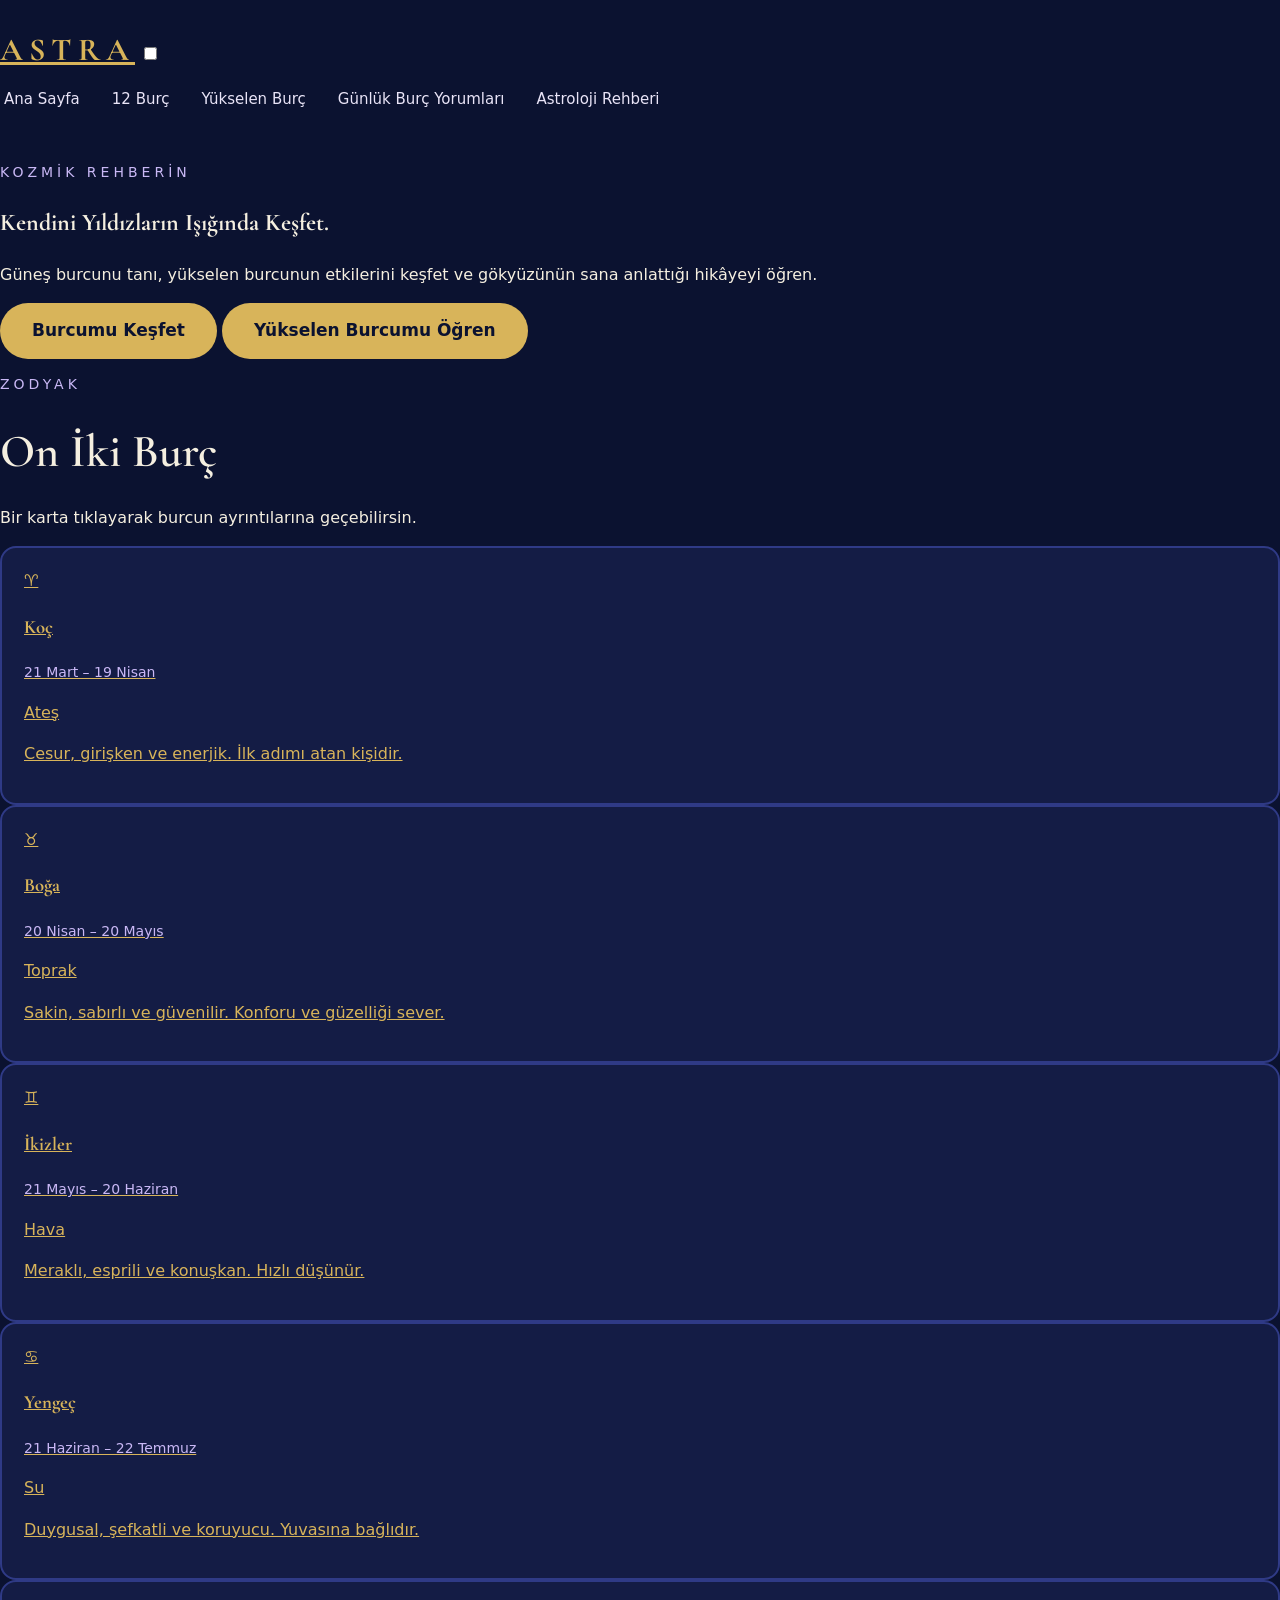
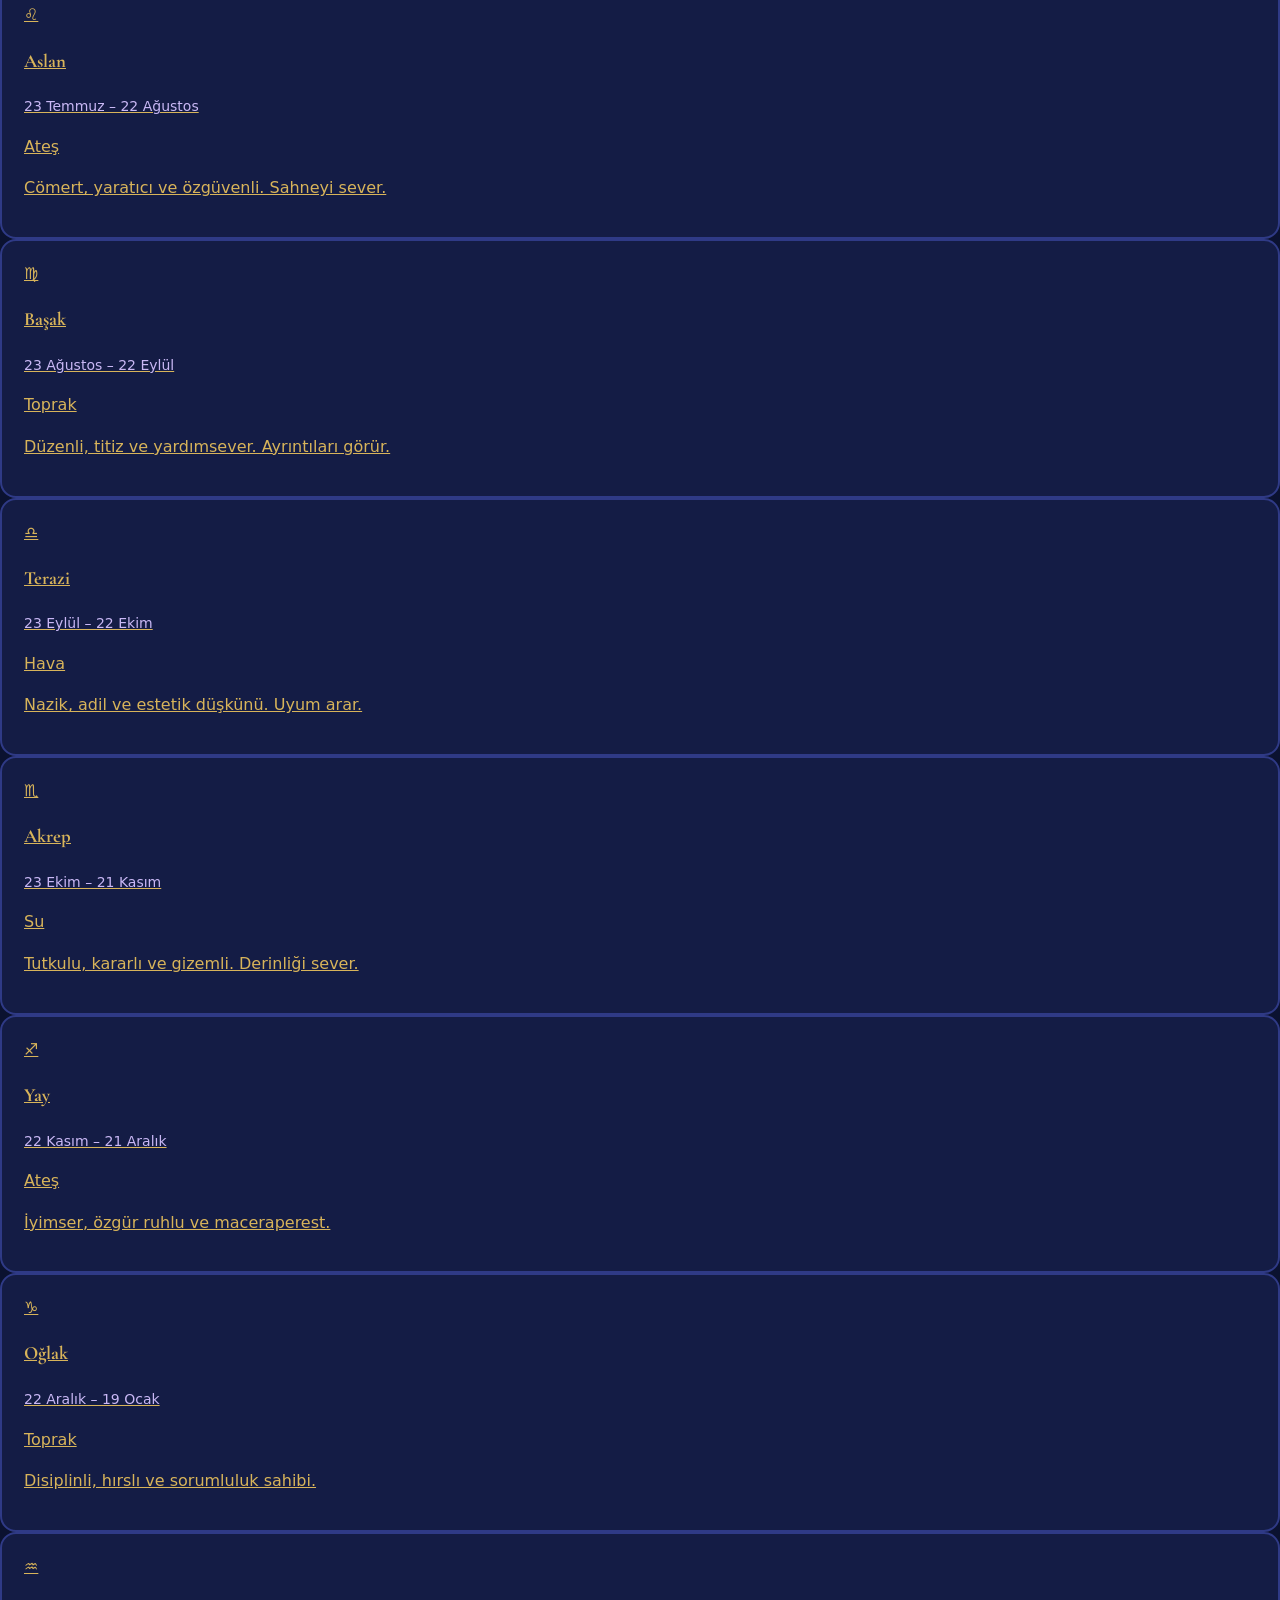
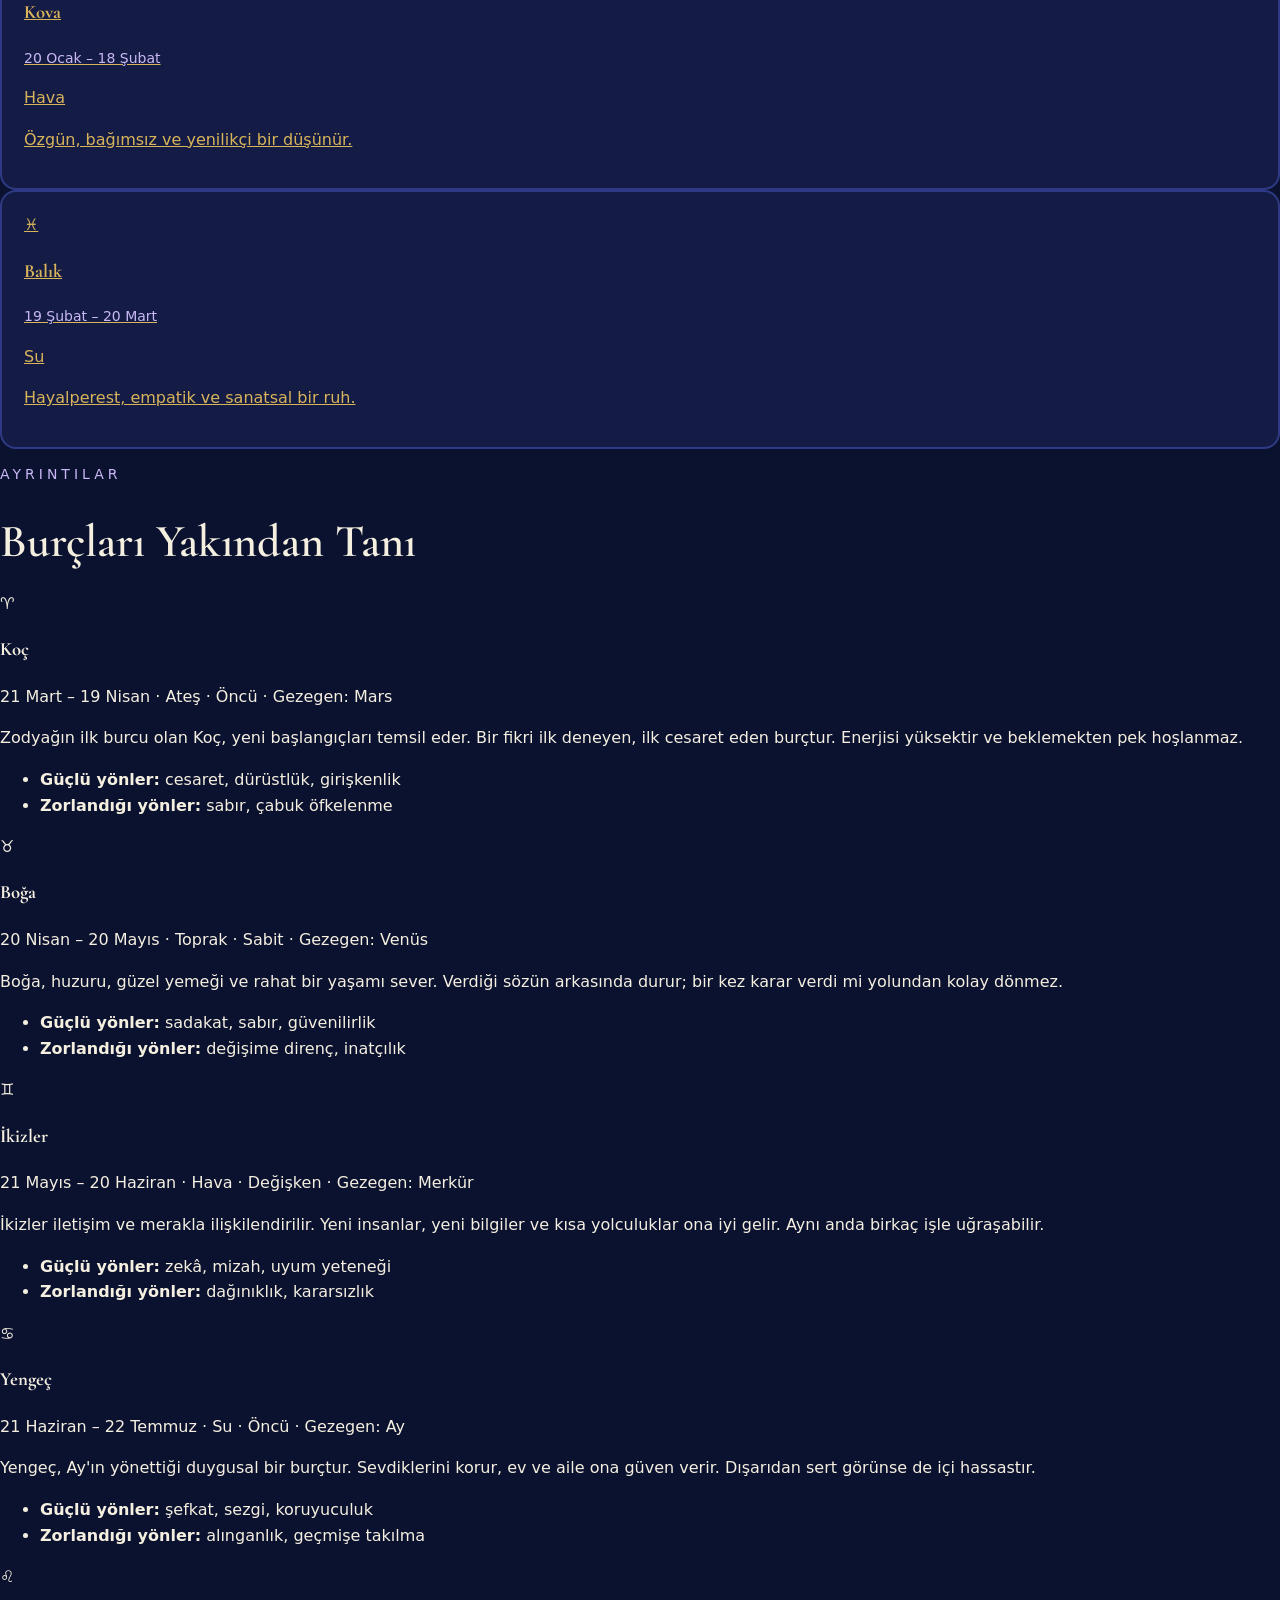
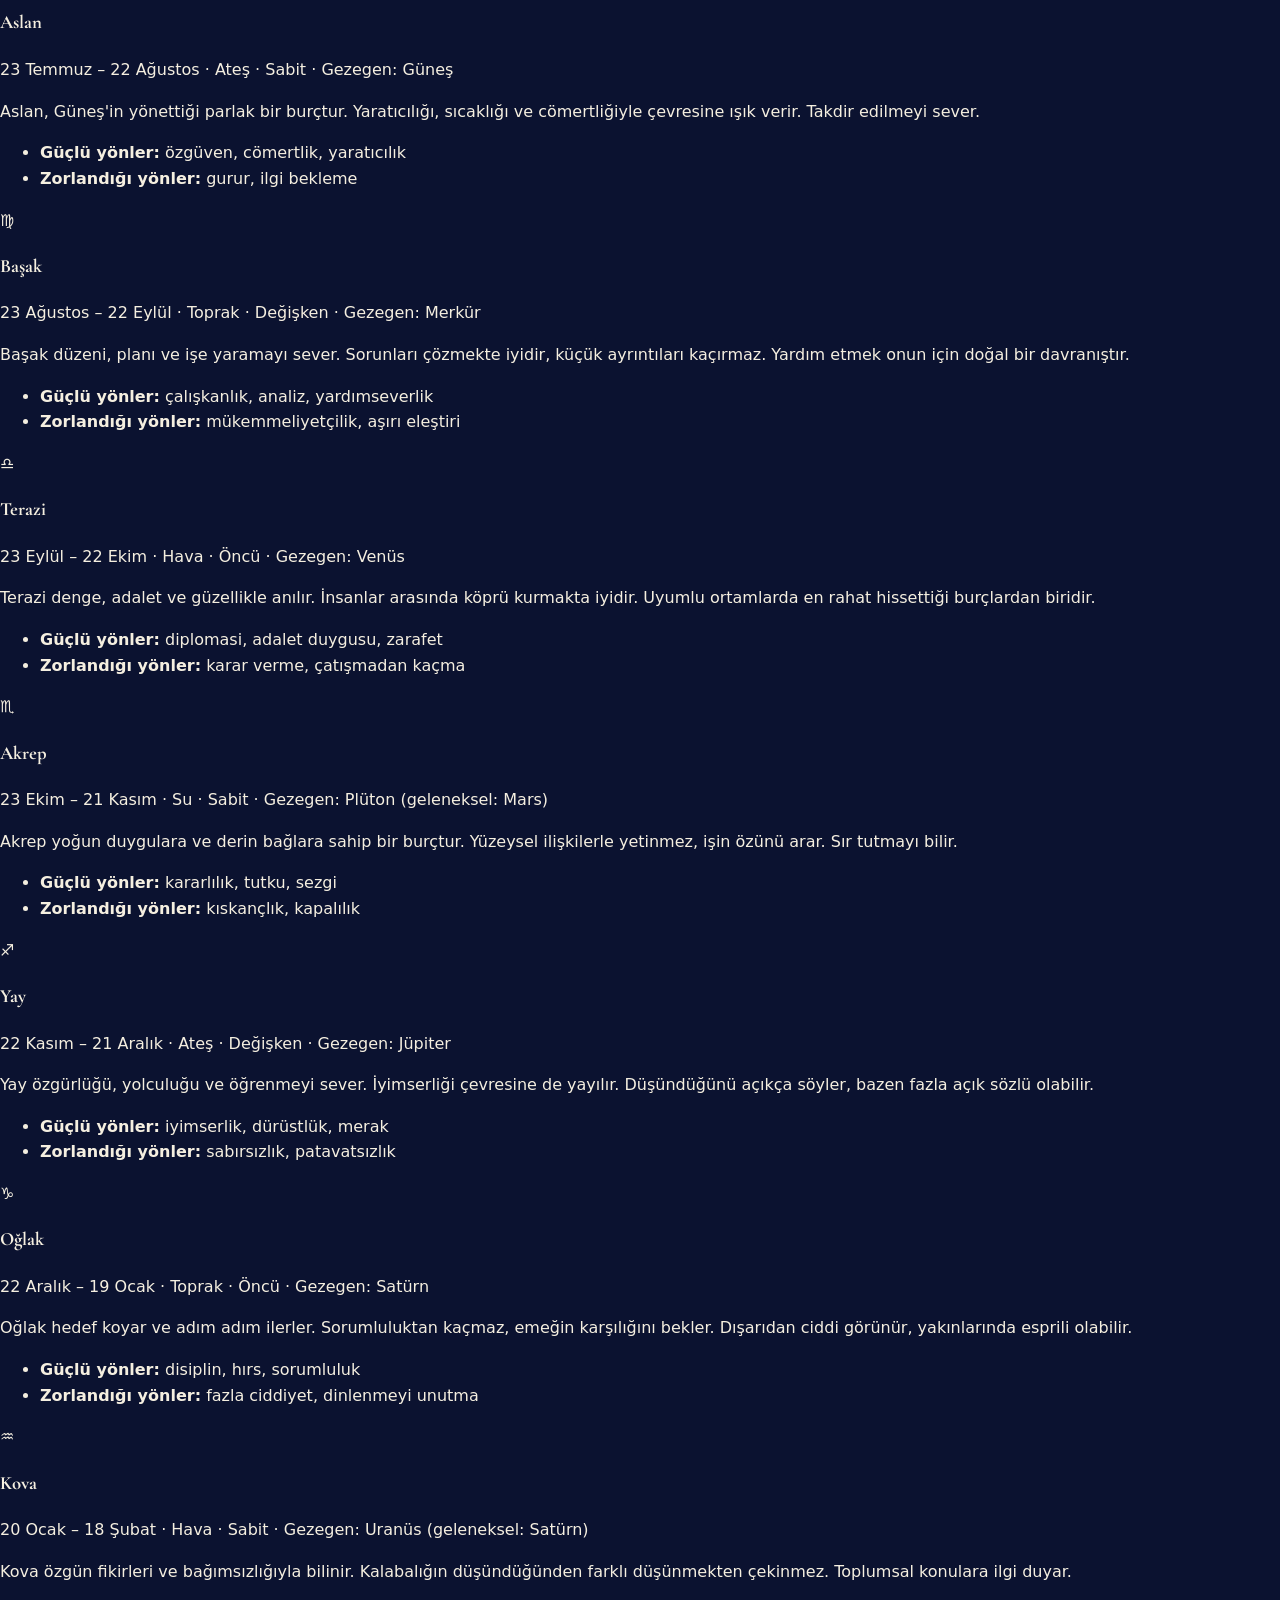
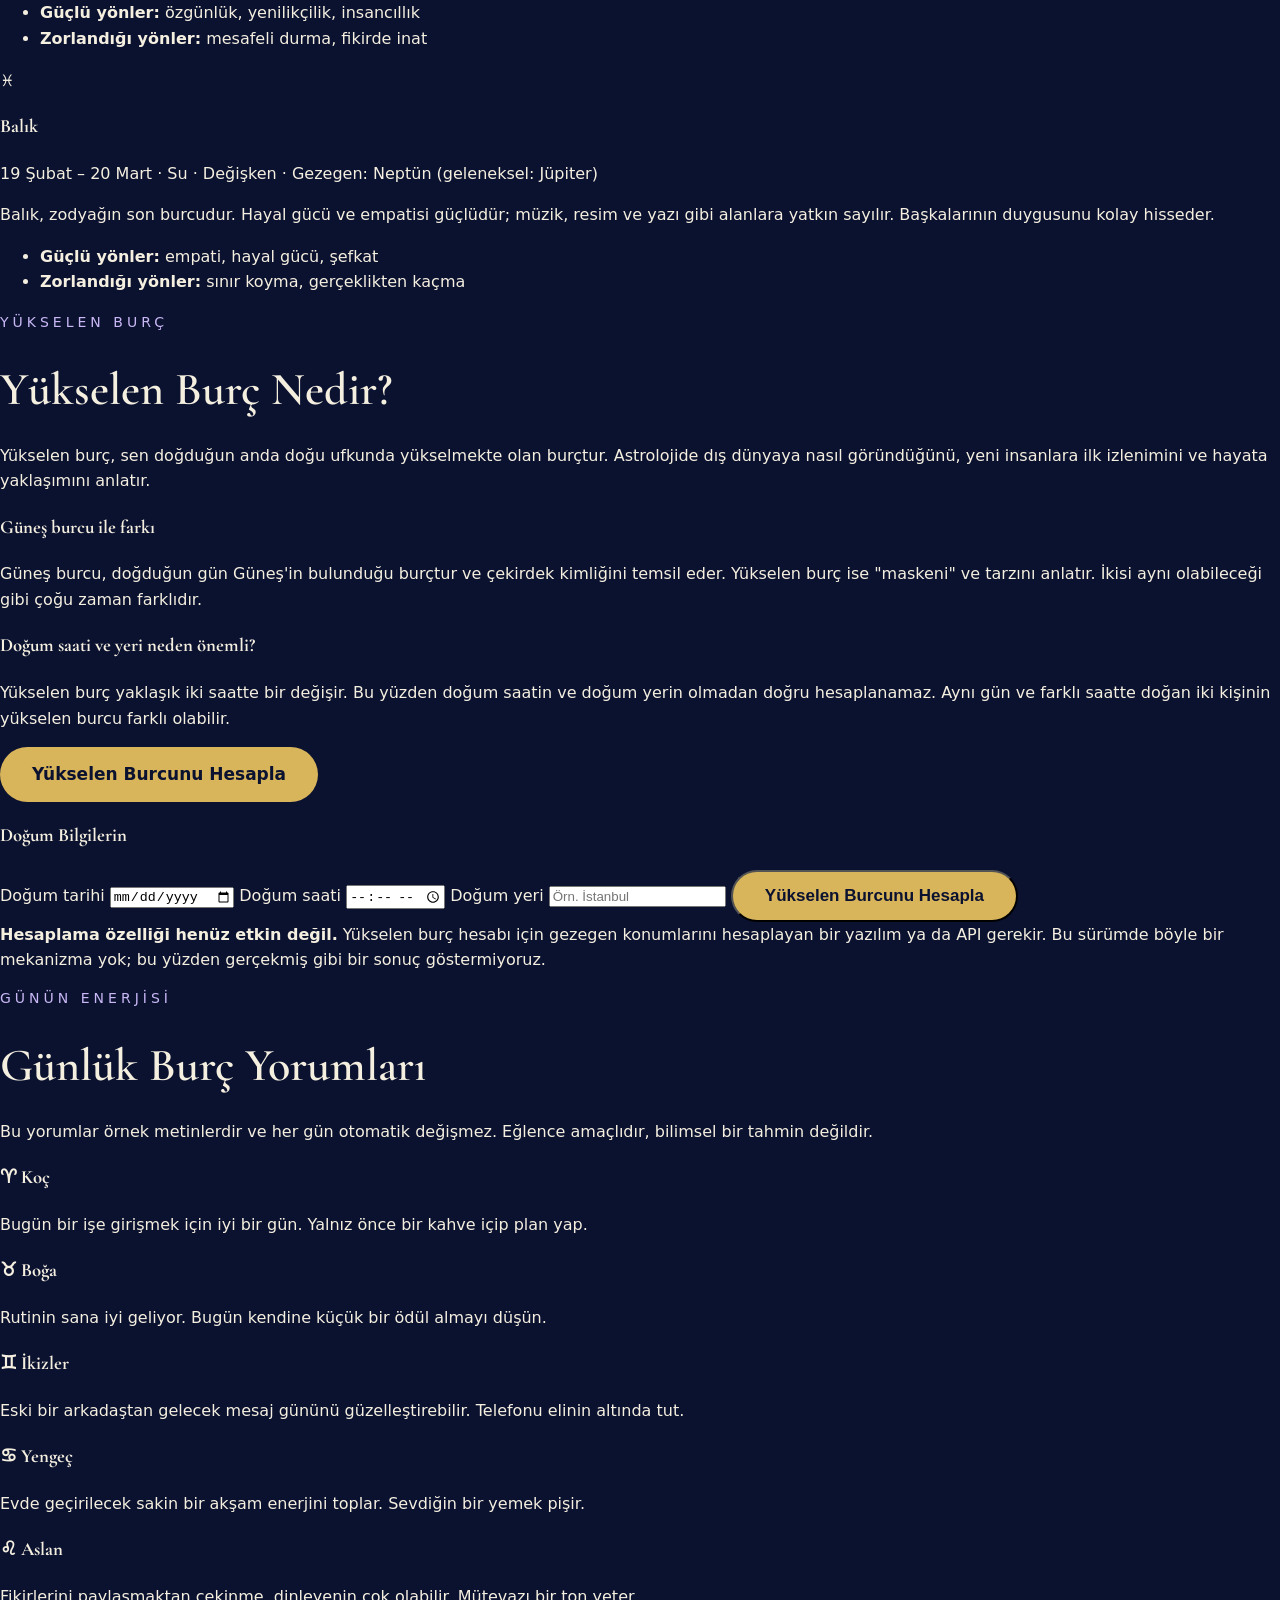
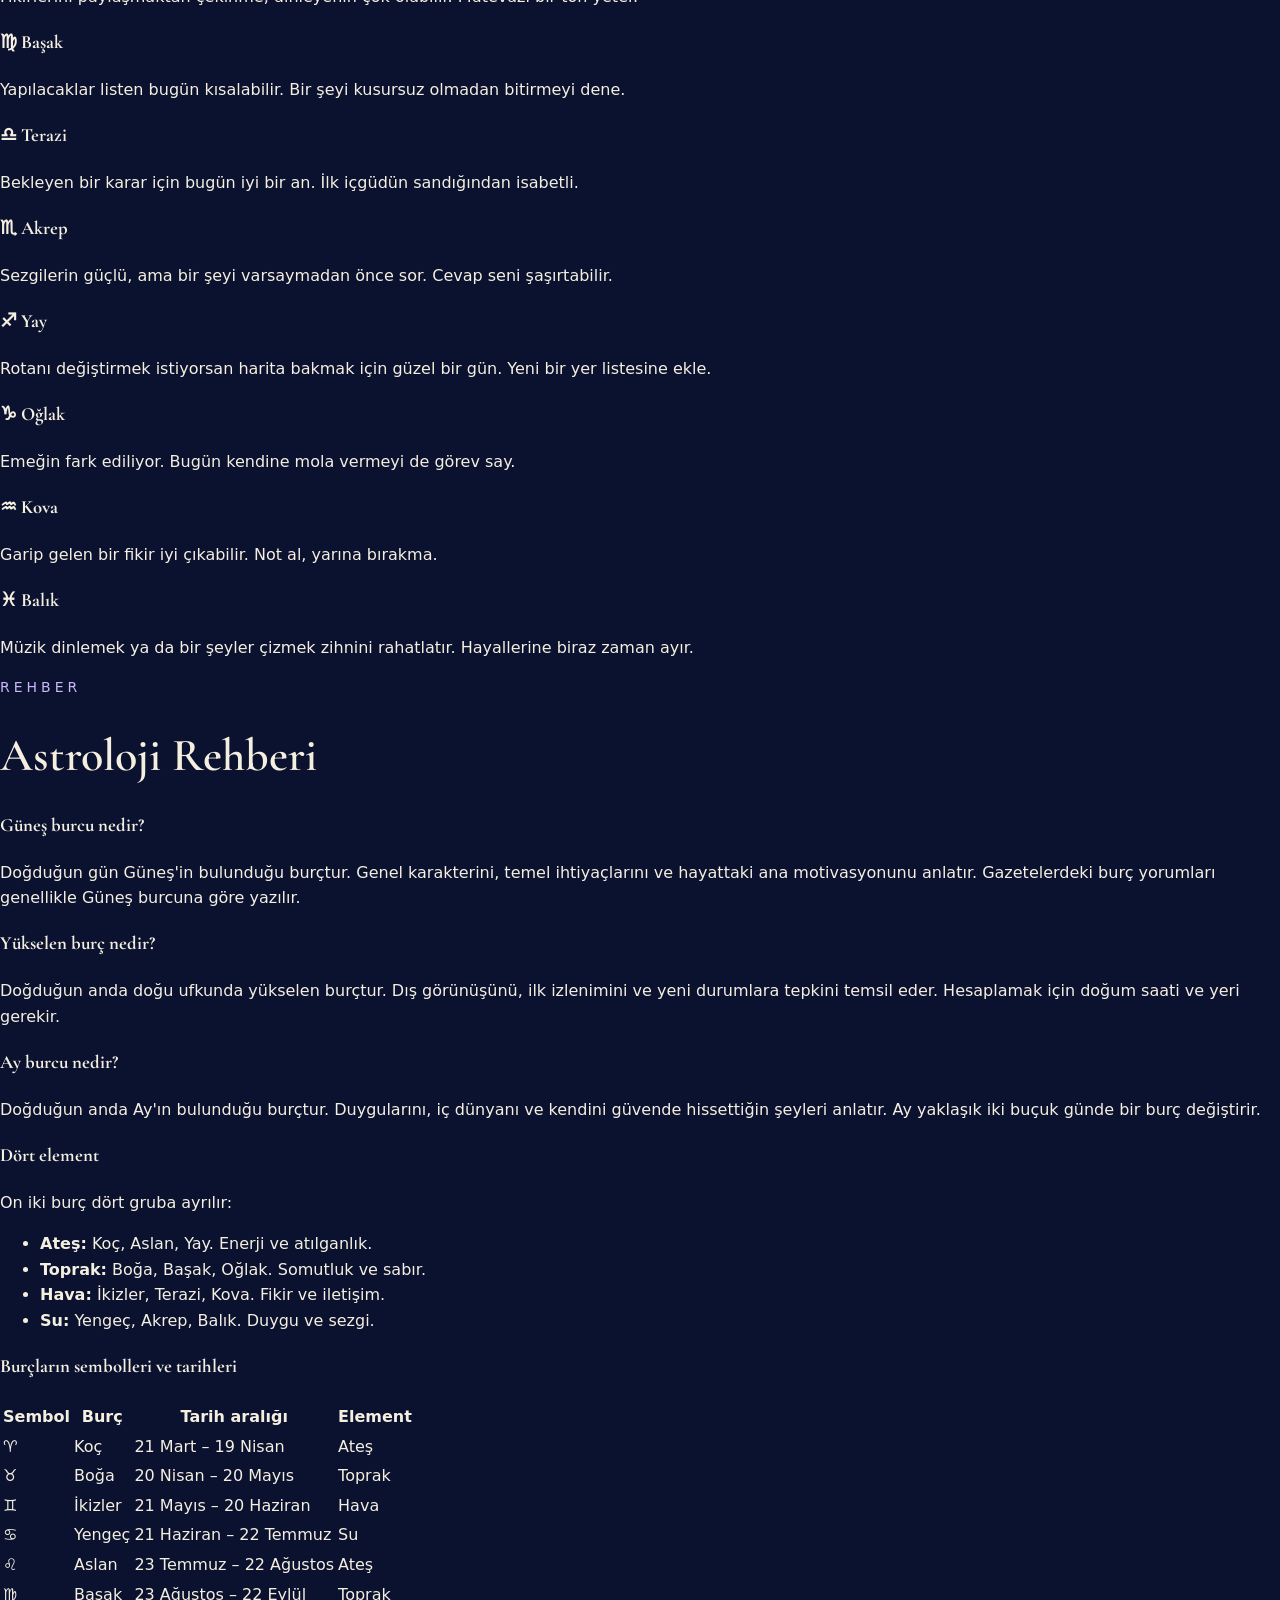
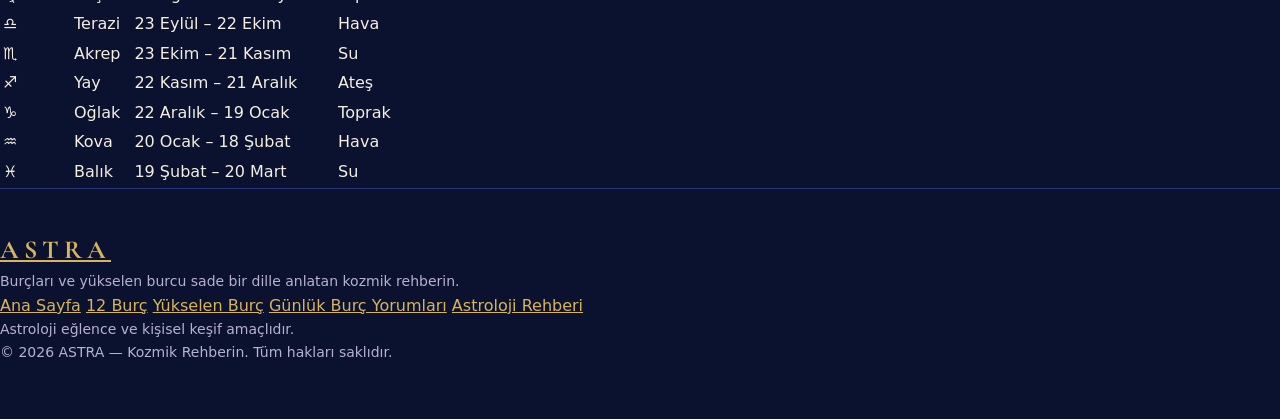
<file: index.html>
<!DOCTYPE html>
<!--
  ASTRA — Kozmik Rehberin
  Bu dosya sitenin İSKELETİDİR (içerik ve yapı).
  Renkler, boyutlar ve görünüm style.css dosyasındadır.
  İki dosyayı AYNI klasöre koy ve index.html'i tarayıcıda aç.
-->
<html lang="tr">
<head>
  <meta charset="UTF-8">
  <!-- Telefonda sayfanın doğru boyutta görünmesi için gerekli satır -->
  <meta name="viewport" content="width=device-width, initial-scale=1">
  <title>ASTRA — Kozmik Rehberin</title>
  <meta name="description" content="12 burcu, yükselen burcu ve günlük burç yorumlarını keşfet.">

  <!-- Google Fonts: başlıklar için Cormorant Garamond, metinler için Jost -->
  <link rel="preconnect" href="https://fonts.googleapis.com">
  <link rel="preconnect" href="https://fonts.gstatic.com" crossorigin>
  <link href="https://fonts.googleapis.com/css2?family=Cormorant+Garamond:ital,wght@0,500;0,600;0,700;1,500&family=Jost:wght@400;500;600&display=swap" rel="stylesheet">

  <!-- CSS dosyasının bağlantısı: dosya adı style.css olmalı -->
  <link rel="stylesheet" href="style.css">
</head>
<body>

  <!-- ================= ÜST MENÜ ================= -->
  <header class="ust">
    <div class="kapsayici ust-ic">
      <a class="logo" href="#ana-sayfa">ASTRA</a>

      <!-- Mobil menü: gizli onay kutusu + etiket (JavaScript gerekmez) -->
      <input type="checkbox" id="menu-ac" class="menu-onay">
      <label for="menu-ac" class="menu-dugmesi" aria-label="Menüyü aç veya kapat">
        <span></span><span></span><span></span>
      </label>

      <nav class="menu" aria-label="Ana menü">
        <a href="#ana-sayfa">Ana Sayfa</a>
        <a href="#burclar">12 Burç</a>
        <a href="#yukselen-burc">Yükselen Burç</a>
        <a href="#gunluk">Günlük Burç Yorumları</a>
        <a href="#rehber">Astroloji Rehberi</a>
      </nav>
    </div>
  </header>

  <main>

    <!-- ================= KARŞILAMA ALANI ================= -->
    <section class="hero" id="ana-sayfa">
      <div class="kapsayici hero-ic">
        <div class="hero-metin">
          <p class="etiket">Kozmik Rehberin</p>
          <h1>Kendini Yıldızların Işığında Keşfet.</h1>
          <p class="hero-aciklama">Güneş burcunu tanı, yükselen burcunun etkilerini keşfet ve gökyüzünün sana anlattığı hikâyeyi öğren.</p>
          <div class="dugme-grubu">
            <a class="dugme" href="#burclar">Burcumu Keşfet</a>
            <a class="dugme dugme-ikincil" href="#hesapla">Yükselen Burcumu Öğren</a>
          </div>
        </div>

        <!-- Sadece CSS ile çizilen ay, gezegen ve yörüngeler -->
        <div class="kozmos" aria-hidden="true">
          <div class="yorunge yorunge-1"></div>
          <div class="yorunge yorunge-2"></div>
          <div class="ay"></div>
          <div class="gezegen"></div>
          <span class="yildiz y1"></span>
          <span class="yildiz y2"></span>
          <span class="yildiz y3"></span>
          <span class="yildiz y4"></span>
        </div>
      </div>
    </section>

    <!-- ================= 12 BURÇ KARTLARI ================= -->
    <section class="bolum" id="burclar">
      <div class="kapsayici">
        <header class="bolum-baslik">
          <p class="etiket">Zodyak</p>
          <h2>On İki Burç</h2>
          <p>Bir karta tıklayarak burcun ayrıntılarına geçebilirsin.</p>
        </header>

        <div class="kart-izgara">

          <article class="burc-kart">
            <a href="#kor">
              <span class="sembol" aria-hidden="true">&#9800;&#xFE0E;</span>
              <h3>Koç</h3>
              <p class="tarih">21 Mart – 19 Nisan</p>
              <p class="element-rozet">Ateş</p>
              <p>Cesur, girişken ve enerjik. İlk adımı atan kişidir.</p>
            </a>
          </article>

          <article class="burc-kart">
            <a href="#boga">
              <span class="sembol" aria-hidden="true">&#9801;&#xFE0E;</span>
              <h3>Boğa</h3>
              <p class="tarih">20 Nisan – 20 Mayıs</p>
              <p class="element-rozet">Toprak</p>
              <p>Sakin, sabırlı ve güvenilir. Konforu ve güzelliği sever.</p>
            </a>
          </article>

          <article class="burc-kart">
            <a href="#ikizler">
              <span class="sembol" aria-hidden="true">&#9802;&#xFE0E;</span>
              <h3>İkizler</h3>
              <p class="tarih">21 Mayıs – 20 Haziran</p>
              <p class="element-rozet">Hava</p>
              <p>Meraklı, esprili ve konuşkan. Hızlı düşünür.</p>
            </a>
          </article>

          <article class="burc-kart">
            <a href="#yengec">
              <span class="sembol" aria-hidden="true">&#9803;&#xFE0E;</span>
              <h3>Yengeç</h3>
              <p class="tarih">21 Haziran – 22 Temmuz</p>
              <p class="element-rozet">Su</p>
              <p>Duygusal, şefkatli ve koruyucu. Yuvasına bağlıdır.</p>
            </a>
          </article>

          <article class="burc-kart">
            <a href="#aslan">
              <span class="sembol" aria-hidden="true">&#9804;&#xFE0E;</span>
              <h3>Aslan</h3>
              <p class="tarih">23 Temmuz – 22 Ağustos</p>
              <p class="element-rozet">Ateş</p>
              <p>Cömert, yaratıcı ve özgüvenli. Sahneyi sever.</p>
            </a>
          </article>

          <article class="burc-kart">
            <a href="#basak">
              <span class="sembol" aria-hidden="true">&#9805;&#xFE0E;</span>
              <h3>Başak</h3>
              <p class="tarih">23 Ağustos – 22 Eylül</p>
              <p class="element-rozet">Toprak</p>
              <p>Düzenli, titiz ve yardımsever. Ayrıntıları görür.</p>
            </a>
          </article>

          <article class="burc-kart">
            <a href="#terazi">
              <span class="sembol" aria-hidden="true">&#9806;&#xFE0E;</span>
              <h3>Terazi</h3>
              <p class="tarih">23 Eylül – 22 Ekim</p>
              <p class="element-rozet">Hava</p>
              <p>Nazik, adil ve estetik düşkünü. Uyum arar.</p>
            </a>
          </article>

          <article class="burc-kart">
            <a href="#akrep">
              <span class="sembol" aria-hidden="true">&#9807;&#xFE0E;</span>
              <h3>Akrep</h3>
              <p class="tarih">23 Ekim – 21 Kasım</p>
              <p class="element-rozet">Su</p>
              <p>Tutkulu, kararlı ve gizemli. Derinliği sever.</p>
            </a>
          </article>

          <article class="burc-kart">
            <a href="#yay">
              <span class="sembol" aria-hidden="true">&#9808;&#xFE0E;</span>
              <h3>Yay</h3>
              <p class="tarih">22 Kasım – 21 Aralık</p>
              <p class="element-rozet">Ateş</p>
              <p>İyimser, özgür ruhlu ve maceraperest.</p>
            </a>
          </article>

          <article class="burc-kart">
            <a href="#oglak">
              <span class="sembol" aria-hidden="true">&#9809;&#xFE0E;</span>
              <h3>Oğlak</h3>
              <p class="tarih">22 Aralık – 19 Ocak</p>
              <p class="element-rozet">Toprak</p>
              <p>Disiplinli, hırslı ve sorumluluk sahibi.</p>
            </a>
          </article>

          <article class="burc-kart">
            <a href="#kova">
              <span class="sembol" aria-hidden="true">&#9810;&#xFE0E;</span>
              <h3>Kova</h3>
              <p class="tarih">20 Ocak – 18 Şubat</p>
              <p class="element-rozet">Hava</p>
              <p>Özgün, bağımsız ve yenilikçi bir düşünür.</p>
            </a>
          </article>

          <article class="burc-kart">
            <a href="#balik">
              <span class="sembol" aria-hidden="true">&#9811;&#xFE0E;</span>
              <h3>Balık</h3>
              <p class="tarih">19 Şubat – 20 Mart</p>
              <p class="element-rozet">Su</p>
              <p>Hayalperest, empatik ve sanatsal bir ruh.</p>
            </a>
          </article>

        </div>
      </div>
    </section>

    <!-- ================= BURÇ DETAYLARI ================= -->
    <!-- Her kart, aşağıdaki makalelerden birine id ile bağlanır (#kor, #boga ...) -->
    <section class="bolum bolum-acik" id="detaylar">
      <div class="kapsayici">
        <header class="bolum-baslik">
          <p class="etiket">Ayrıntılar</p>
          <h2>Burçları Yakından Tanı</h2>
        </header>

        <div class="detay-liste">

          <article class="detay" id="kor">
            <div class="detay-sembol" aria-hidden="true">&#9800;&#xFE0E;</div>
            <div class="detay-icerik">
              <h3>Koç</h3>
              <p class="tarih">21 Mart – 19 Nisan · Ateş · Öncü · Gezegen: Mars</p>
              <p>Zodyağın ilk burcu olan Koç, yeni başlangıçları temsil eder. Bir fikri ilk deneyen, ilk cesaret eden burçtur. Enerjisi yüksektir ve beklemekten pek hoşlanmaz.</p>
              <ul>
                <li><strong>Güçlü yönler:</strong> cesaret, dürüstlük, girişkenlik</li>
                <li><strong>Zorlandığı yönler:</strong> sabır, çabuk öfkelenme</li>
              </ul>
            </div>
          </article>

          <article class="detay" id="boga">
            <div class="detay-sembol" aria-hidden="true">&#9801;&#xFE0E;</div>
            <div class="detay-icerik">
              <h3>Boğa</h3>
              <p class="tarih">20 Nisan – 20 Mayıs · Toprak · Sabit · Gezegen: Venüs</p>
              <p>Boğa, huzuru, güzel yemeği ve rahat bir yaşamı sever. Verdiği sözün arkasında durur; bir kez karar verdi mi yolundan kolay dönmez.</p>
              <ul>
                <li><strong>Güçlü yönler:</strong> sadakat, sabır, güvenilirlik</li>
                <li><strong>Zorlandığı yönler:</strong> değişime direnç, inatçılık</li>
              </ul>
            </div>
          </article>

          <article class="detay" id="ikizler">
            <div class="detay-sembol" aria-hidden="true">&#9802;&#xFE0E;</div>
            <div class="detay-icerik">
              <h3>İkizler</h3>
              <p class="tarih">21 Mayıs – 20 Haziran · Hava · Değişken · Gezegen: Merkür</p>
              <p>İkizler iletişim ve merakla ilişkilendirilir. Yeni insanlar, yeni bilgiler ve kısa yolculuklar ona iyi gelir. Aynı anda birkaç işle uğraşabilir.</p>
              <ul>
                <li><strong>Güçlü yönler:</strong> zekâ, mizah, uyum yeteneği</li>
                <li><strong>Zorlandığı yönler:</strong> dağınıklık, kararsızlık</li>
              </ul>
            </div>
          </article>

          <article class="detay" id="yengec">
            <div class="detay-sembol" aria-hidden="true">&#9803;&#xFE0E;</div>
            <div class="detay-icerik">
              <h3>Yengeç</h3>
              <p class="tarih">21 Haziran – 22 Temmuz · Su · Öncü · Gezegen: Ay</p>
              <p>Yengeç, Ay'ın yönettiği duygusal bir burçtur. Sevdiklerini korur, ev ve aile ona güven verir. Dışarıdan sert görünse de içi hassastır.</p>
              <ul>
                <li><strong>Güçlü yönler:</strong> şefkat, sezgi, koruyuculuk</li>
                <li><strong>Zorlandığı yönler:</strong> alınganlık, geçmişe takılma</li>
              </ul>
            </div>
          </article>

          <article class="detay" id="aslan">
            <div class="detay-sembol" aria-hidden="true">&#9804;&#xFE0E;</div>
            <div class="detay-icerik">
              <h3>Aslan</h3>
              <p class="tarih">23 Temmuz – 22 Ağustos · Ateş · Sabit · Gezegen: Güneş</p>
              <p>Aslan, Güneş'in yönettiği parlak bir burçtur. Yaratıcılığı, sıcaklığı ve cömertliğiyle çevresine ışık verir. Takdir edilmeyi sever.</p>
              <ul>
                <li><strong>Güçlü yönler:</strong> özgüven, cömertlik, yaratıcılık</li>
                <li><strong>Zorlandığı yönler:</strong> gurur, ilgi bekleme</li>
              </ul>
            </div>
          </article>

          <article class="detay" id="basak">
            <div class="detay-sembol" aria-hidden="true">&#9805;&#xFE0E;</div>
            <div class="detay-icerik">
              <h3>Başak</h3>
              <p class="tarih">23 Ağustos – 22 Eylül · Toprak · Değişken · Gezegen: Merkür</p>
              <p>Başak düzeni, planı ve işe yaramayı sever. Sorunları çözmekte iyidir, küçük ayrıntıları kaçırmaz. Yardım etmek onun için doğal bir davranıştır.</p>
              <ul>
                <li><strong>Güçlü yönler:</strong> çalışkanlık, analiz, yardımseverlik</li>
                <li><strong>Zorlandığı yönler:</strong> mükemmeliyetçilik, aşırı eleştiri</li>
              </ul>
            </div>
          </article>

          <article class="detay" id="terazi">
            <div class="detay-sembol" aria-hidden="true">&#9806;&#xFE0E;</div>
            <div class="detay-icerik">
              <h3>Terazi</h3>
              <p class="tarih">23 Eylül – 22 Ekim · Hava · Öncü · Gezegen: Venüs</p>
              <p>Terazi denge, adalet ve güzellikle anılır. İnsanlar arasında köprü kurmakta iyidir. Uyumlu ortamlarda en rahat hissettiği burçlardan biridir.</p>
              <ul>
                <li><strong>Güçlü yönler:</strong> diplomasi, adalet duygusu, zarafet</li>
                <li><strong>Zorlandığı yönler:</strong> karar verme, çatışmadan kaçma</li>
              </ul>
            </div>
          </article>

          <article class="detay" id="akrep">
            <div class="detay-sembol" aria-hidden="true">&#9807;&#xFE0E;</div>
            <div class="detay-icerik">
              <h3>Akrep</h3>
              <p class="tarih">23 Ekim – 21 Kasım · Su · Sabit · Gezegen: Plüton (geleneksel: Mars)</p>
              <p>Akrep yoğun duygulara ve derin bağlara sahip bir burçtur. Yüzeysel ilişkilerle yetinmez, işin özünü arar. Sır tutmayı bilir.</p>
              <ul>
                <li><strong>Güçlü yönler:</strong> kararlılık, tutku, sezgi</li>
                <li><strong>Zorlandığı yönler:</strong> kıskançlık, kapalılık</li>
              </ul>
            </div>
          </article>

          <article class="detay" id="yay">
            <div class="detay-sembol" aria-hidden="true">&#9808;&#xFE0E;</div>
            <div class="detay-icerik">
              <h3>Yay</h3>
              <p class="tarih">22 Kasım – 21 Aralık · Ateş · Değişken · Gezegen: Jüpiter</p>
              <p>Yay özgürlüğü, yolculuğu ve öğrenmeyi sever. İyimserliği çevresine de yayılır. Düşündüğünü açıkça söyler, bazen fazla açık sözlü olabilir.</p>
              <ul>
                <li><strong>Güçlü yönler:</strong> iyimserlik, dürüstlük, merak</li>
                <li><strong>Zorlandığı yönler:</strong> sabırsızlık, patavatsızlık</li>
              </ul>
            </div>
          </article>

          <article class="detay" id="oglak">
            <div class="detay-sembol" aria-hidden="true">&#9809;&#xFE0E;</div>
            <div class="detay-icerik">
              <h3>Oğlak</h3>
              <p class="tarih">22 Aralık – 19 Ocak · Toprak · Öncü · Gezegen: Satürn</p>
              <p>Oğlak hedef koyar ve adım adım ilerler. Sorumluluktan kaçmaz, emeğin karşılığını bekler. Dışarıdan ciddi görünür, yakınlarında esprili olabilir.</p>
              <ul>
                <li><strong>Güçlü yönler:</strong> disiplin, hırs, sorumluluk</li>
                <li><strong>Zorlandığı yönler:</strong> fazla ciddiyet, dinlenmeyi unutma</li>
              </ul>
            </div>
          </article>

          <article class="detay" id="kova">
            <div class="detay-sembol" aria-hidden="true">&#9810;&#xFE0E;</div>
            <div class="detay-icerik">
              <h3>Kova</h3>
              <p class="tarih">20 Ocak – 18 Şubat · Hava · Sabit · Gezegen: Uranüs (geleneksel: Satürn)</p>
              <p>Kova özgün fikirleri ve bağımsızlığıyla bilinir. Kalabalığın düşündüğünden farklı düşünmekten çekinmez. Toplumsal konulara ilgi duyar.</p>
              <ul>
                <li><strong>Güçlü yönler:</strong> özgünlük, yenilikçilik, insancıllık</li>
                <li><strong>Zorlandığı yönler:</strong> mesafeli durma, fikirde inat</li>
              </ul>
            </div>
          </article>

          <article class="detay" id="balik">
            <div class="detay-sembol" aria-hidden="true">&#9811;&#xFE0E;</div>
            <div class="detay-icerik">
              <h3>Balık</h3>
              <p class="tarih">19 Şubat – 20 Mart · Su · Değişken · Gezegen: Neptün (geleneksel: Jüpiter)</p>
              <p>Balık, zodyağın son burcudur. Hayal gücü ve empatisi güçlüdür; müzik, resim ve yazı gibi alanlara yatkın sayılır. Başkalarının duygusunu kolay hisseder.</p>
              <ul>
                <li><strong>Güçlü yönler:</strong> empati, hayal gücü, şefkat</li>
                <li><strong>Zorlandığı yönler:</strong> sınır koyma, gerçeklikten kaçma</li>
              </ul>
            </div>
          </article>

        </div>
      </div>
    </section>

    <!-- ================= YÜKSELEN BURÇ NEDİR? ================= -->
    <section class="bolum" id="yukselen-burc">
      <div class="kapsayici yukselen-ic">
        <div class="yukselen-metin">
          <p class="etiket">Yükselen Burç</p>
          <h2>Yükselen Burç Nedir?</h2>
          <p>Yükselen burç, sen doğduğun anda doğu ufkunda yükselmekte olan burçtur. Astrolojide dış dünyaya nasıl göründüğünü, yeni insanlara ilk izlenimini ve hayata yaklaşımını anlatır.</p>

          <h3>Güneş burcu ile farkı</h3>
          <p>Güneş burcu, doğduğun gün Güneş'in bulunduğu burçtur ve çekirdek kimliğini temsil eder. Yükselen burç ise "maskeni" ve tarzını anlatır. İkisi aynı olabileceği gibi çoğu zaman farklıdır.</p>

          <h3>Doğum saati ve yeri neden önemli?</h3>
          <p>Yükselen burç yaklaşık iki saatte bir değişir. Bu yüzden doğum saatin ve doğum yerin olmadan doğru hesaplanamaz. Aynı gün ve farklı saatte doğan iki kişinin yükselen burcu farklı olabilir.</p>

          <a class="dugme" href="#hesapla">Yükselen Burcunu Hesapla</a>
        </div>

        <!-- ================= YÜKSELEN BURÇ FORMU ================= -->
        <div class="form-kart" id="hesapla">
          <h3>Doğum Bilgilerin</h3>

          <!-- Form gönderilince sayfa #hesaplama-notu bölümüne gider ve not görünür.
               Gerçek hesaplama için bir astroloji kütüphanesi veya API gerekir. -->
          <form action="#hesaplama-notu" method="get">
            <label for="dogum-tarihi">Doğum tarihi</label>
            <input type="date" id="dogum-tarihi" name="tarih" required>

            <label for="dogum-saati">Doğum saati</label>
            <input type="time" id="dogum-saati" name="saat" required>

            <label for="dogum-yeri">Doğum yeri</label>
            <input type="text" id="dogum-yeri" name="yer" placeholder="Örn. İstanbul" required>

            <button type="submit" class="dugme">Yükselen Burcunu Hesapla</button>
          </form>

          <div class="not-kutusu" id="hesaplama-notu" role="status">
            <strong>Hesaplama özelliği henüz etkin değil.</strong>
            Yükselen burç hesabı için gezegen konumlarını hesaplayan bir yazılım ya da API gerekir. Bu sürümde böyle bir mekanizma yok; bu yüzden gerçekmiş gibi bir sonuç göstermiyoruz.
          </div>
        </div>
      </div>
    </section>

    <!-- ================= GÜNLÜK BURÇ YORUMLARI ================= -->
    <section class="bolum bolum-acik" id="gunluk">
      <div class="kapsayici">
        <header class="bolum-baslik">
          <p class="etiket">Günün Enerjisi</p>
          <h2>Günlük Burç Yorumları</h2>
          <p>Bu yorumlar örnek metinlerdir ve her gün otomatik değişmez. Eğlence amaçlıdır, bilimsel bir tahmin değildir.</p>
        </header>

        <div class="yorum-izgara">
          <article class="yorum-kart"><h3><span aria-hidden="true">&#9800;&#xFE0E;</span> Koç</h3><p>Bugün bir işe girişmek için iyi bir gün. Yalnız önce bir kahve içip plan yap.</p></article>
          <article class="yorum-kart"><h3><span aria-hidden="true">&#9801;&#xFE0E;</span> Boğa</h3><p>Rutinin sana iyi geliyor. Bugün kendine küçük bir ödül almayı düşün.</p></article>
          <article class="yorum-kart"><h3><span aria-hidden="true">&#9802;&#xFE0E;</span> İkizler</h3><p>Eski bir arkadaştan gelecek mesaj gününü güzelleştirebilir. Telefonu elinin altında tut.</p></article>
          <article class="yorum-kart"><h3><span aria-hidden="true">&#9803;&#xFE0E;</span> Yengeç</h3><p>Evde geçirilecek sakin bir akşam enerjini toplar. Sevdiğin bir yemek pişir.</p></article>
          <article class="yorum-kart"><h3><span aria-hidden="true">&#9804;&#xFE0E;</span> Aslan</h3><p>Fikirlerini paylaşmaktan çekinme, dinleyenin çok olabilir. Mütevazı bir ton yeter.</p></article>
          <article class="yorum-kart"><h3><span aria-hidden="true">&#9805;&#xFE0E;</span> Başak</h3><p>Yapılacaklar listen bugün kısalabilir. Bir şeyi kusursuz olmadan bitirmeyi dene.</p></article>
          <article class="yorum-kart"><h3><span aria-hidden="true">&#9806;&#xFE0E;</span> Terazi</h3><p>Bekleyen bir karar için bugün iyi bir an. İlk içgüdün sandığından isabetli.</p></article>
          <article class="yorum-kart"><h3><span aria-hidden="true">&#9807;&#xFE0E;</span> Akrep</h3><p>Sezgilerin güçlü, ama bir şeyi varsaymadan önce sor. Cevap seni şaşırtabilir.</p></article>
          <article class="yorum-kart"><h3><span aria-hidden="true">&#9808;&#xFE0E;</span> Yay</h3><p>Rotanı değiştirmek istiyorsan harita bakmak için güzel bir gün. Yeni bir yer listesine ekle.</p></article>
          <article class="yorum-kart"><h3><span aria-hidden="true">&#9809;&#xFE0E;</span> Oğlak</h3><p>Emeğin fark ediliyor. Bugün kendine mola vermeyi de görev say.</p></article>
          <article class="yorum-kart"><h3><span aria-hidden="true">&#9810;&#xFE0E;</span> Kova</h3><p>Garip gelen bir fikir iyi çıkabilir. Not al, yarına bırakma.</p></article>
          <article class="yorum-kart"><h3><span aria-hidden="true">&#9811;&#xFE0E;</span> Balık</h3><p>Müzik dinlemek ya da bir şeyler çizmek zihnini rahatlatır. Hayallerine biraz zaman ayır.</p></article>
        </div>
      </div>
    </section>

    <!-- ================= ASTROLOJİ REHBERİ ================= -->
    <section class="bolum bolum-krem" id="rehber">
      <div class="kapsayici">
        <header class="bolum-baslik">
          <p class="etiket">Rehber</p>
          <h2>Astroloji Rehberi</h2>
        </header>

        <div class="rehber-izgara">
          <article class="rehber-kart">
            <h3>Güneş burcu nedir?</h3>
            <p>Doğduğun gün Güneş'in bulunduğu burçtur. Genel karakterini, temel ihtiyaçlarını ve hayattaki ana motivasyonunu anlatır. Gazetelerdeki burç yorumları genellikle Güneş burcuna göre yazılır.</p>
          </article>

          <article class="rehber-kart">
            <h3>Yükselen burç nedir?</h3>
            <p>Doğduğun anda doğu ufkunda yükselen burçtur. Dış görünüşünü, ilk izlenimini ve yeni durumlara tepkini temsil eder. Hesaplamak için doğum saati ve yeri gerekir.</p>
          </article>

          <article class="rehber-kart">
            <h3>Ay burcu nedir?</h3>
            <p>Doğduğun anda Ay'ın bulunduğu burçtur. Duygularını, iç dünyanı ve kendini güvende hissettiğin şeyleri anlatır. Ay yaklaşık iki buçuk günde bir burç değiştirir.</p>
          </article>

          <article class="rehber-kart">
            <h3>Dört element</h3>
            <p>On iki burç dört gruba ayrılır:</p>
            <ul>
              <li><strong>Ateş:</strong> Koç, Aslan, Yay. Enerji ve atılganlık.</li>
              <li><strong>Toprak:</strong> Boğa, Başak, Oğlak. Somutluk ve sabır.</li>
              <li><strong>Hava:</strong> İkizler, Terazi, Kova. Fikir ve iletişim.</li>
              <li><strong>Su:</strong> Yengeç, Akrep, Balık. Duygu ve sezgi.</li>
            </ul>
          </article>
        </div>

        <!-- Sembol ve tarih tablosu -->
        <article class="rehber-kart tablo-kart">
          <h3>Burçların sembolleri ve tarihleri</h3>
          <div class="tablo-kaydir">
            <table>
              <thead>
                <tr><th scope="col">Sembol</th><th scope="col">Burç</th><th scope="col">Tarih aralığı</th><th scope="col">Element</th></tr>
              </thead>
              <tbody>
                <tr><td>&#9800;&#xFE0E;</td><td>Koç</td><td>21 Mart – 19 Nisan</td><td>Ateş</td></tr>
                <tr><td>&#9801;&#xFE0E;</td><td>Boğa</td><td>20 Nisan – 20 Mayıs</td><td>Toprak</td></tr>
                <tr><td>&#9802;&#xFE0E;</td><td>İkizler</td><td>21 Mayıs – 20 Haziran</td><td>Hava</td></tr>
                <tr><td>&#9803;&#xFE0E;</td><td>Yengeç</td><td>21 Haziran – 22 Temmuz</td><td>Su</td></tr>
                <tr><td>&#9804;&#xFE0E;</td><td>Aslan</td><td>23 Temmuz – 22 Ağustos</td><td>Ateş</td></tr>
                <tr><td>&#9805;&#xFE0E;</td><td>Başak</td><td>23 Ağustos – 22 Eylül</td><td>Toprak</td></tr>
                <tr><td>&#9806;&#xFE0E;</td><td>Terazi</td><td>23 Eylül – 22 Ekim</td><td>Hava</td></tr>
                <tr><td>&#9807;&#xFE0E;</td><td>Akrep</td><td>23 Ekim – 21 Kasım</td><td>Su</td></tr>
                <tr><td>&#9808;&#xFE0E;</td><td>Yay</td><td>22 Kasım – 21 Aralık</td><td>Ateş</td></tr>
                <tr><td>&#9809;&#xFE0E;</td><td>Oğlak</td><td>22 Aralık – 19 Ocak</td><td>Toprak</td></tr>
                <tr><td>&#9810;&#xFE0E;</td><td>Kova</td><td>20 Ocak – 18 Şubat</td><td>Hava</td></tr>
                <tr><td>&#9811;&#xFE0E;</td><td>Balık</td><td>19 Şubat – 20 Mart</td><td>Su</td></tr>
              </tbody>
            </table>
          </div>
        </article>
      </div>
    </section>

  </main>

  <!-- ================= ALT BİLGİ ================= -->
  <footer class="alt">
    <div class="kapsayici alt-ic">
      <div class="alt-marka">
        <a class="logo" href="#ana-sayfa">ASTRA</a>
        <p>Burçları ve yükselen burcu sade bir dille anlatan kozmik rehberin.</p>
      </div>
      <nav class="alt-menu" aria-label="Alt menü">
        <a href="#ana-sayfa">Ana Sayfa</a>
        <a href="#burclar">12 Burç</a>
        <a href="#yukselen-burc">Yükselen Burç</a>
        <a href="#gunluk">Günlük Burç Yorumları</a>
        <a href="#rehber">Astroloji Rehberi</a>
      </nav>
    </div>
    <div class="kapsayici alt-alt">
      <p>Astroloji eğlence ve kişisel keşif amaçlıdır.</p>
      <p>&copy; 2026 ASTRA — Kozmik Rehberin. Tüm hakları saklıdır.</p>
    </div>
  </footer>

</body>
</html>
</file>
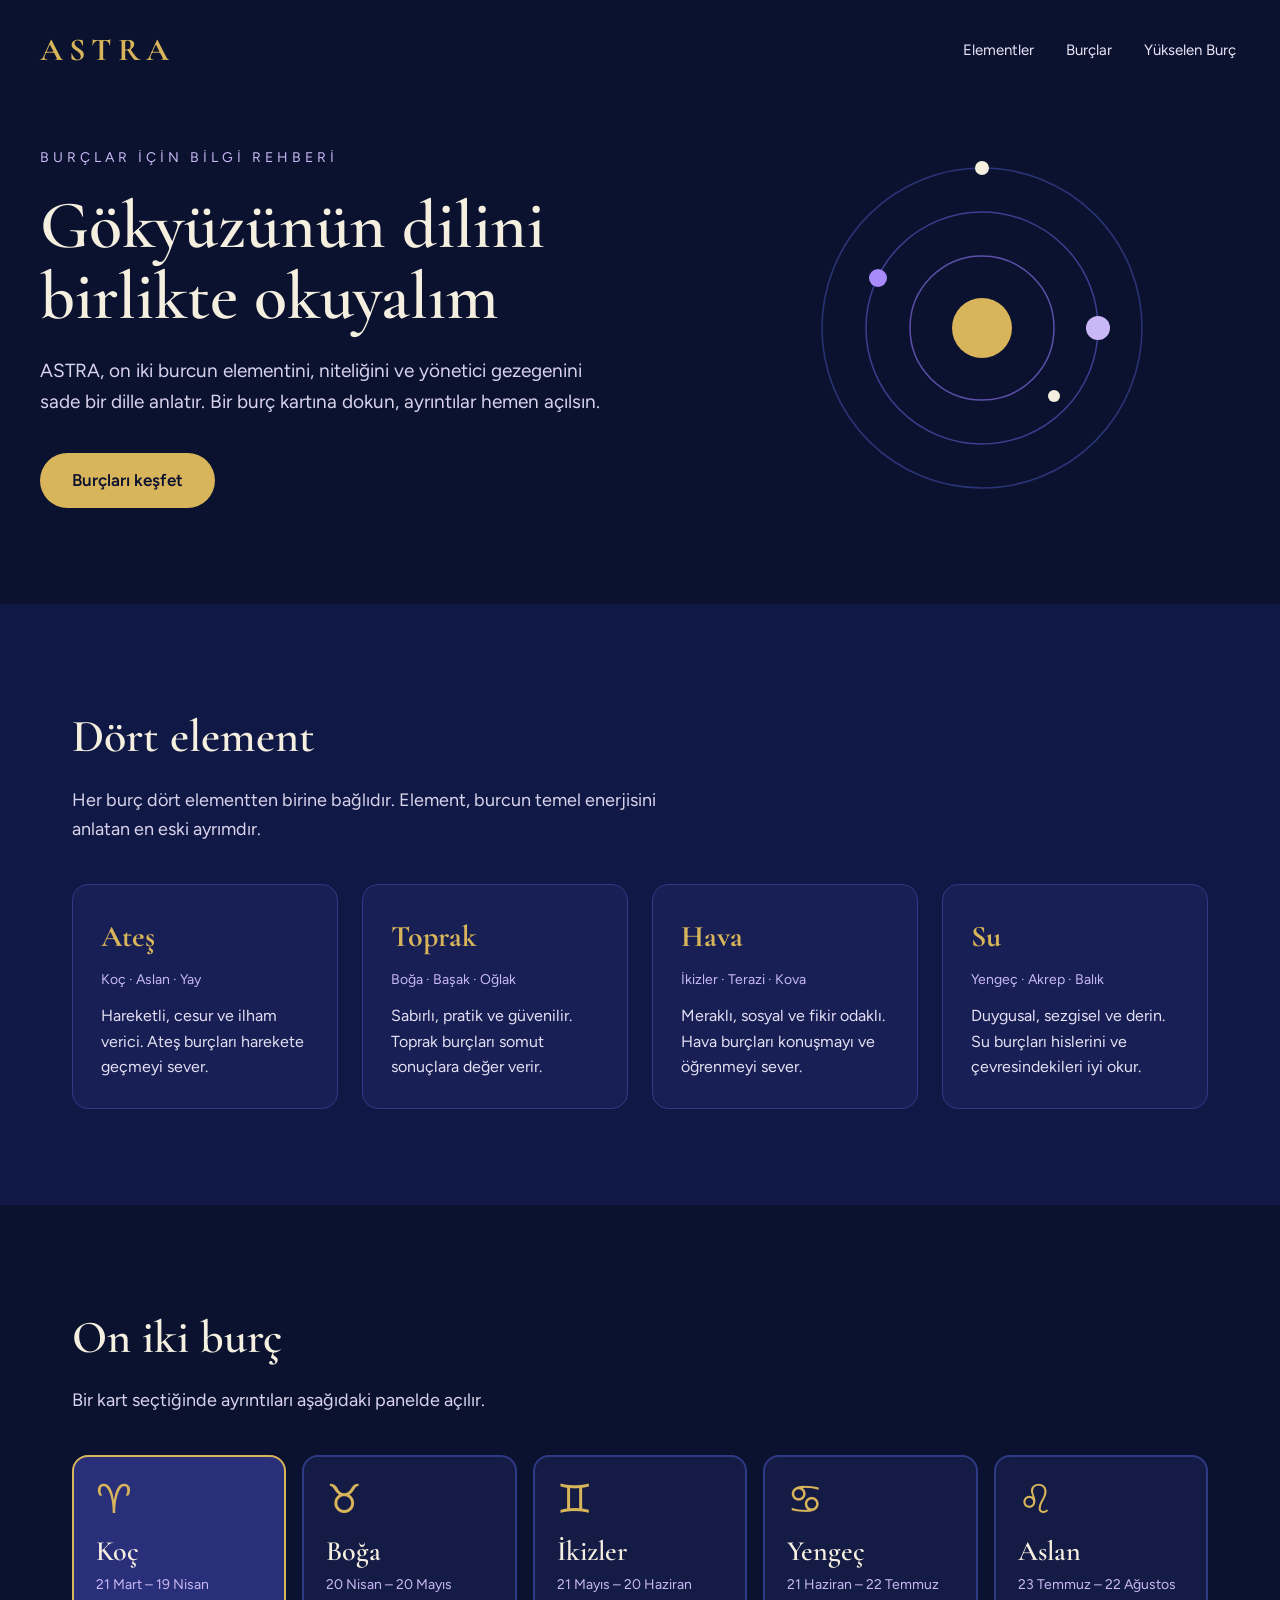
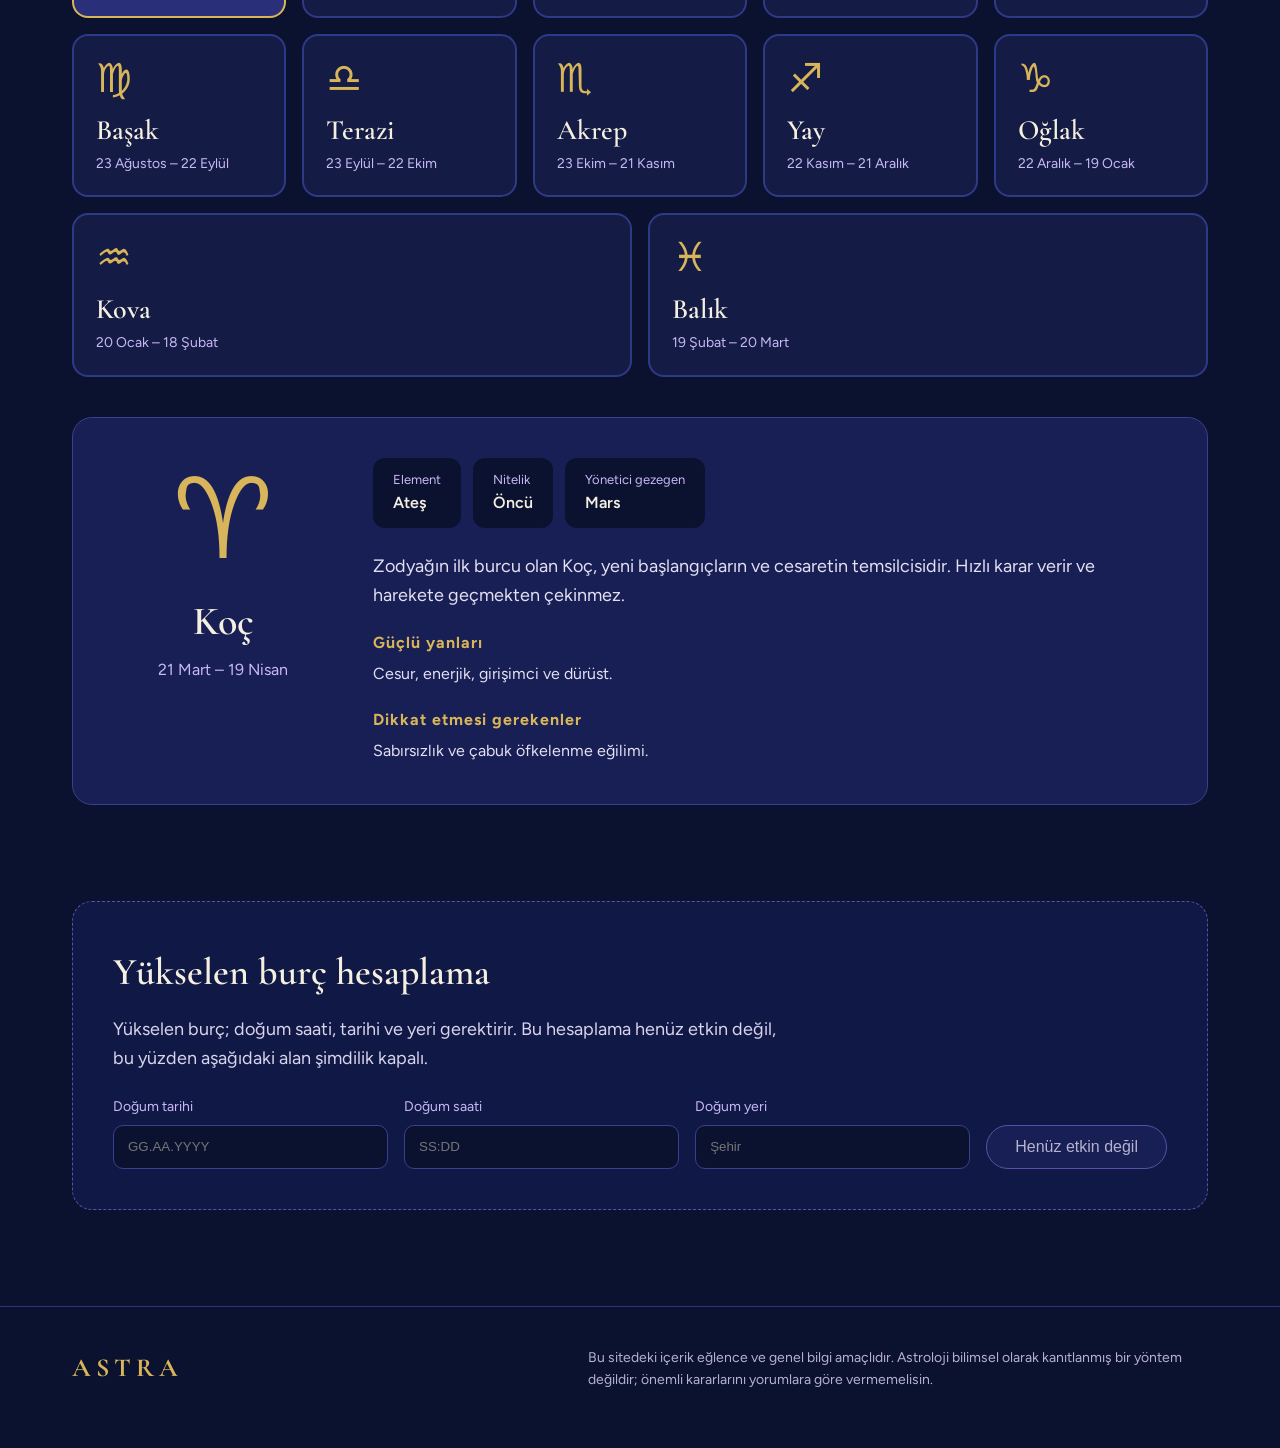
<file: index (1).html>
<!DOCTYPE html>
<html lang="tr">
<head>
  <meta charset="UTF-8">
  <meta name="viewport" content="width=device-width, initial-scale=1">
  <title>ASTRA — Kozmik Rehberin</title>
  <link rel="preconnect" href="https://fonts.googleapis.com">
  <link href="https://fonts.googleapis.com/css2?family=Cormorant+Garamond:wght@500;600;700&family=Figtree:wght@400;500;600&display=swap" rel="stylesheet">
  <link rel="stylesheet" href="style.css">
</head>
<body>

  <header class="kap ust">
    <div class="logo">ASTRA</div>
    <nav class="menu" aria-label="Ana menü">
      <a href="#elementler">Elementler</a>
      <a href="#burclar">Burçlar</a>
      <a href="#yukselen">Yükselen Burç</a>
    </nav>
  </header>

  <main>
    <section class="kap kahraman">
      <div class="kahraman-metin">
        <div class="etiket">Burçlar için bilgi rehberi</div>
        <h1>Gökyüzünün dilini birlikte okuyalım</h1>
        <p>ASTRA, on iki burcun elementini, niteliğini ve yönetici gezegenini sade bir dille anlatır. Bir burç kartına dokun, ayrıntılar hemen açılsın.</p>
        <a class="dugme" href="#burclar">Burçları keşfet</a>
      </div>
      <div class="kahraman-gorsel">
        <svg width="360" height="360" viewBox="0 0 360 360" role="img" aria-label="Yörüngelerde dönen gezegenleri gösteren süs çizimi">
          <circle cx="180" cy="180" r="160" fill="none" stroke="#2A3578" stroke-width="1.5"/>
          <circle cx="180" cy="180" r="116" fill="none" stroke="#3B3F8F" stroke-width="1.5"/>
          <circle cx="180" cy="180" r="72" fill="none" stroke="#5B4FA8" stroke-width="1.5"/>
          <circle cx="180" cy="180" r="30" fill="#D8B45A"/>
          <circle cx="296" cy="180" r="12" fill="#C9B8F5"/>
          <circle cx="76" cy="130" r="9" fill="#A78BFA"/>
          <circle cx="180" cy="20" r="7" fill="#F5EFE0"/>
          <circle cx="252" cy="248" r="6" fill="#F5EFE0"/>
        </svg>
      </div>
    </section>

    <section id="elementler" class="elementler">
      <div class="kap">
        <h2>Dört element</h2>
        <p class="giris">Her burç dört elementten birine bağlıdır. Element, burcun temel enerjisini anlatan en eski ayrımdır.</p>
        <div class="kartlar">
          <article class="element-kart"><h3>Ateş</h3><div class="liste">Koç · Aslan · Yay</div><p>Hareketli, cesur ve ilham verici. Ateş burçları harekete geçmeyi sever.</p></article>
          <article class="element-kart"><h3>Toprak</h3><div class="liste">Boğa · Başak · Oğlak</div><p>Sabırlı, pratik ve güvenilir. Toprak burçları somut sonuçlara değer verir.</p></article>
          <article class="element-kart"><h3>Hava</h3><div class="liste">İkizler · Terazi · Kova</div><p>Meraklı, sosyal ve fikir odaklı. Hava burçları konuşmayı ve öğrenmeyi sever.</p></article>
          <article class="element-kart"><h3>Su</h3><div class="liste">Yengeç · Akrep · Balık</div><p>Duygusal, sezgisel ve derin. Su burçları hislerini ve çevresindekileri iyi okur.</p></article>
        </div>
      </div>
    </section>

    <section id="burclar" class="burclar">
      <div class="kap">
        <h2>On iki burç</h2>
        <p class="giris">Bir kart seçtiğinde ayrıntıları aşağıdaki panelde açılır.</p>
        <ul class="burc-izgara">
        <li>
          <button type="button" class="burc-kart" aria-pressed="true" data-ad="Koç" data-simge="♈︎" data-tarih="21 Mart – 19 Nisan" data-element="Ateş" data-nitelik="Öncü" data-gezegen="Mars" data-ozet="Zodyağın ilk burcu olan Koç, yeni başlangıçların ve cesaretin temsilcisidir. Hızlı karar verir ve harekete geçmekten çekinmez." data-guclu="Cesur, enerjik, girişimci ve dürüst." data-dikkat="Sabırsızlık ve çabuk öfkelenme eğilimi.">
            <span class="simge" aria-hidden="true">♈︎</span>
            <span class="ad">Koç</span>
            <span class="tarih">21 Mart – 19 Nisan</span>
          </button>
        </li>
        <li>
          <button type="button" class="burc-kart" aria-pressed="false" data-ad="Boğa" data-simge="♉︎" data-tarih="20 Nisan – 20 Mayıs" data-element="Toprak" data-nitelik="Sabit" data-gezegen="Venüs" data-ozet="Boğa, konfor, güven ve güzelliğe değer verir. Bir kez karar verdi mi kolay kolay vazgeçmez." data-guclu="Sabırlı, güvenilir, kararlı ve duyusal zevklere açık." data-dikkat="İnatçılık ve değişime direnç.">
            <span class="simge" aria-hidden="true">♉︎</span>
            <span class="ad">Boğa</span>
            <span class="tarih">20 Nisan – 20 Mayıs</span>
          </button>
        </li>
        <li>
          <button type="button" class="burc-kart" aria-pressed="false" data-ad="İkizler" data-simge="♊︎" data-tarih="21 Mayıs – 20 Haziran" data-element="Hava" data-nitelik="Değişken" data-gezegen="Merkür" data-ozet="İkizler merakın ve iletişimin burcudur. Her konuya ilgi duyar, fikir alışverişinden keyif alır." data-guclu="Hızlı öğrenen, esprili, uyumlu ve sosyal." data-dikkat="Dağınıklık ve bir işi yarım bırakma eğilimi.">
            <span class="simge" aria-hidden="true">♊︎</span>
            <span class="ad">İkizler</span>
            <span class="tarih">21 Mayıs – 20 Haziran</span>
          </button>
        </li>
        <li>
          <button type="button" class="burc-kart" aria-pressed="false" data-ad="Yengeç" data-simge="♋︎" data-tarih="21 Haziran – 22 Temmuz" data-element="Su" data-nitelik="Öncü" data-gezegen="Ay" data-ozet="Yengeç yuvaya, aileye ve duygusal bağlara önem verir. Sezgileri güçlüdür ve sevdiklerini korur." data-guclu="Şefkatli, sezgisel, koruyucu ve sadık." data-dikkat="Alıngan olma ve geçmişe takılma eğilimi.">
            <span class="simge" aria-hidden="true">♋︎</span>
            <span class="ad">Yengeç</span>
            <span class="tarih">21 Haziran – 22 Temmuz</span>
          </button>
        </li>
        <li>
          <button type="button" class="burc-kart" aria-pressed="false" data-ad="Aslan" data-simge="♌︎" data-tarih="23 Temmuz – 22 Ağustos" data-element="Ateş" data-nitelik="Sabit" data-gezegen="Güneş" data-ozet="Aslan sahnenin ortasında olmayı sever. Cömerttir, sıcak kanlıdır ve çevresine ilham verir." data-guclu="Özgüvenli, cömert, yaratıcı ve lider ruhlu." data-dikkat="Gurur ve takdir görme ihtiyacı.">
            <span class="simge" aria-hidden="true">♌︎</span>
            <span class="ad">Aslan</span>
            <span class="tarih">23 Temmuz – 22 Ağustos</span>
          </button>
        </li>
        <li>
          <button type="button" class="burc-kart" aria-pressed="false" data-ad="Başak" data-simge="♍︎" data-tarih="23 Ağustos – 22 Eylül" data-element="Toprak" data-nitelik="Değişken" data-gezegen="Merkür" data-ozet="Başak ayrıntıya ve düzene önem verir. Yardım etmeyi sever ve işini titizlikle yapar." data-guclu="Analitik, çalışkan, dikkatli ve yardımsever." data-dikkat="Aşırı eleştirel olma ve mükemmeliyetçilik.">
            <span class="simge" aria-hidden="true">♍︎</span>
            <span class="ad">Başak</span>
            <span class="tarih">23 Ağustos – 22 Eylül</span>
          </button>
        </li>
        <li>
          <button type="button" class="burc-kart" aria-pressed="false" data-ad="Terazi" data-simge="♎︎" data-tarih="23 Eylül – 22 Ekim" data-element="Hava" data-nitelik="Öncü" data-gezegen="Venüs" data-ozet="Terazi denge, adalet ve uyum arar. İlişkilere önem verir ve zarif bir iletişim kurar." data-guclu="Diplomatik, adil, nazik ve estetik duyusu güçlü." data-dikkat="Karar vermekte zorlanma ve çatışmadan kaçınma.">
            <span class="simge" aria-hidden="true">♎︎</span>
            <span class="ad">Terazi</span>
            <span class="tarih">23 Eylül – 22 Ekim</span>
          </button>
        </li>
        <li>
          <button type="button" class="burc-kart" aria-pressed="false" data-ad="Akrep" data-simge="♏︎" data-tarih="23 Ekim – 21 Kasım" data-element="Su" data-nitelik="Sabit" data-gezegen="Plüton" data-ozet="Akrep yoğun duyguların ve derinliğin burcudur. Yüzeyle yetinmez, gerçeğin altını araştırır." data-guclu="Kararlı, tutkulu, gözlemci ve dayanıklı." data-dikkat="Kıskançlık, kuşkuculuk ve içine kapanma eğilimi.">
            <span class="simge" aria-hidden="true">♏︎</span>
            <span class="ad">Akrep</span>
            <span class="tarih">23 Ekim – 21 Kasım</span>
          </button>
        </li>
        <li>
          <button type="button" class="burc-kart" aria-pressed="false" data-ad="Yay" data-simge="♐︎" data-tarih="22 Kasım – 21 Aralık" data-element="Ateş" data-nitelik="Değişken" data-gezegen="Jüpiter" data-ozet="Yay özgürlüğü, keşfi ve felsefeyi sever. İyimserdir ve ufkunu genişletmek ister." data-guclu="İyimser, açık sözlü, maceracı ve cömert." data-dikkat="Fazla açık sözlülük ve sorumluluktan kaçma eğilimi.">
            <span class="simge" aria-hidden="true">♐︎</span>
            <span class="ad">Yay</span>
            <span class="tarih">22 Kasım – 21 Aralık</span>
          </button>
        </li>
        <li>
          <button type="button" class="burc-kart" aria-pressed="false" data-ad="Oğlak" data-simge="♑︎" data-tarih="22 Aralık – 19 Ocak" data-element="Toprak" data-nitelik="Öncü" data-gezegen="Satürn" data-ozet="Oğlak hedef odaklıdır ve sorumluluk almaktan çekinmez. Adım adım ilerleyerek zirveye çıkmayı sever." data-guclu="Disiplinli, azimli, sorumlu ve planlı." data-dikkat="Fazla ciddi olma ve kendini dinlendirmeyi unutma.">
            <span class="simge" aria-hidden="true">♑︎</span>
            <span class="ad">Oğlak</span>
            <span class="tarih">22 Aralık – 19 Ocak</span>
          </button>
        </li>
        <li>
          <button type="button" class="burc-kart" aria-pressed="false" data-ad="Kova" data-simge="♒︎" data-tarih="20 Ocak – 18 Şubat" data-element="Hava" data-nitelik="Sabit" data-gezegen="Uranüs" data-ozet="Kova özgün fikirlerin ve toplumsal duyarlılığın burcudur. Kalıpların dışında düşünmeyi sever." data-guclu="Yenilikçi, bağımsız, insancıl ve özgün." data-dikkat="Mesafeli görünme ve inatla farklı olma eğilimi.">
            <span class="simge" aria-hidden="true">♒︎</span>
            <span class="ad">Kova</span>
            <span class="tarih">20 Ocak – 18 Şubat</span>
          </button>
        </li>
        <li>
          <button type="button" class="burc-kart" aria-pressed="false" data-ad="Balık" data-simge="♓︎" data-tarih="19 Şubat – 20 Mart" data-element="Su" data-nitelik="Değişken" data-gezegen="Neptün" data-ozet="Balık hayal gücünün ve empatinin burcudur. Sanata ve sezgiye yakındır, başkalarının duygusunu kolay hisseder." data-guclu="Empatik, yaratıcı, hayalperest ve anlayışlı." data-dikkat="Gerçeklerden kaçma ve fazla etkilenme eğilimi.">
            <span class="simge" aria-hidden="true">♓︎</span>
            <span class="ad">Balık</span>
            <span class="tarih">19 Şubat – 20 Mart</span>
          </button>
        </li>
        </ul>

        <div class="panel" id="panel" aria-live="polite">
          <div class="panel-sol">
            <div class="panel-simge" id="p-simge" aria-hidden="true">♈︎</div>
            <h3 id="p-ad">Koç</h3>
            <div class="panel-tarih" id="p-tarih">21 Mart – 19 Nisan</div>
          </div>
          <div class="panel-sag">
            <div class="bilgiler">
              <div class="bilgi"><small>Element</small><strong id="p-element">Ateş</strong></div>
              <div class="bilgi"><small>Nitelik</small><strong id="p-nitelik">Öncü</strong></div>
              <div class="bilgi"><small>Yönetici gezegen</small><strong id="p-gezegen">Mars</strong></div>
            </div>
            <p class="ozet" id="p-ozet">Zodyağın ilk burcu olan Koç, yeni başlangıçların ve cesaretin temsilcisidir. Hızlı karar verir ve harekete geçmekten çekinmez.</p>
            <h4>Güçlü yanları</h4>
            <p id="p-guclu">Cesur, enerjik, girişimci ve dürüst.</p>
            <h4>Dikkat etmesi gerekenler</h4>
            <p id="p-dikkat">Sabırsızlık ve çabuk öfkelenme eğilimi.</p>
          </div>
        </div>
      </div>
    </section>

    <section id="yukselen" class="yukselen">
      <div class="kap">
        <div class="yukselen-kutu">
          <h2>Yükselen burç hesaplama</h2>
          <p>Yükselen burç; doğum saati, tarihi ve yeri gerektirir. Bu hesaplama henüz etkin değil, bu yüzden aşağıdaki alan şimdilik kapalı.</p>
          <div class="form">
            <div class="alan"><label for="dg">Doğum tarihi</label><input id="dg" type="text" disabled placeholder="GG.AA.YYYY"></div>
            <div class="alan"><label for="ds">Doğum saati</label><input id="ds" type="text" disabled placeholder="SS:DD"></div>
            <div class="alan"><label for="dy">Doğum yeri</label><input id="dy" type="text" disabled placeholder="Şehir"></div>
            <button type="button" disabled>Henüz etkin değil</button>
          </div>
        </div>
      </div>
    </section>
  </main>

  <footer class="alt">
    <div class="kap">
      <div class="logo">ASTRA</div>
      <p>Bu sitedeki içerik eğlence ve genel bilgi amaçlıdır. Astroloji bilimsel olarak kanıtlanmış bir yöntem değildir; önemli kararlarını yorumlara göre vermemelisin.</p>
    </div>
  </footer>

  <script>
    // Burç kartına tıklayınca ayrıntı panelini güncelle
    var kartlar = document.querySelectorAll('.burc-kart');
    kartlar.forEach(function (kart) {
      kart.addEventListener('click', function () {
        kartlar.forEach(function (k) { k.setAttribute('aria-pressed', 'false'); });
        kart.setAttribute('aria-pressed', 'true');
        var d = kart.dataset;
        document.getElementById('p-simge').textContent = d.simge;
        document.getElementById('p-ad').textContent = d.ad;
        document.getElementById('p-tarih').textContent = d.tarih;
        document.getElementById('p-element').textContent = d.element;
        document.getElementById('p-nitelik').textContent = d.nitelik;
        document.getElementById('p-gezegen').textContent = d.gezegen;
        document.getElementById('p-ozet').textContent = d.ozet;
        document.getElementById('p-guclu').textContent = d.guclu;
        document.getElementById('p-dikkat').textContent = d.dikkat;
      });
    });
  </script>
</body>
</html>
</file>
<file: style.css>
/* ASTRA — Kozmik Rehberin */
:root{
  --gece:#0B1230;
  --lacivert:#101946;
  --kart:#171F54;
  --kenar:#2F3A86;
  --lila:#A78BFA;
  --pastel:#C9B8F5;
  --krem:#F5EFE0;
  --altin:#D8B45A;
  --metin:#E4DFF3;
}
*{box-sizing:border-box}
html{scroll-behavior:smooth}
body{margin:0;background:var(--gece);color:var(--krem);font-family:"Figtree",system-ui,sans-serif;line-height:1.6}
a{color:var(--altin)}
a:hover{color:#F1D58A}
.kap{max-width:1200px;margin:0 auto;padding:0 32px}
h1,h2,h3,.logo{font-family:"Cormorant Garamond",Georgia,serif}
h2{margin:0 0 12px;font-size:46px;font-weight:600}
.giris{margin:0 0 40px;font-size:18px;color:#D9D3EC;max-width:640px}

/* Üst menü */
.ust{display:flex;flex-wrap:wrap;align-items:center;justify-content:space-between;gap:16px;padding:24px 0}
.logo{font-size:32px;font-weight:700;letter-spacing:6px;color:var(--altin)}
.menu{display:flex;flex-wrap:wrap;gap:24px}
.menu a{color:#E9E4F7;text-decoration:none;font-size:15px;padding:12px 4px}
.menu a:hover{color:var(--altin)}

/* Kahraman alan */
.kahraman{display:flex;flex-wrap:wrap;align-items:center;gap:48px;padding:48px 0 96px}
.kahraman-metin{flex:1 1 440px;min-width:0}
.etiket{font-size:14px;letter-spacing:4px;text-transform:uppercase;color:var(--pastel);margin-bottom:20px}
.kahraman h1{margin:0 0 24px;font-size:68px;line-height:1.05;font-weight:600}
.kahraman p{margin:0 0 36px;font-size:19px;color:#D9D3EC;max-width:560px}
.dugme{display:inline-block;background:var(--altin);color:var(--gece);text-decoration:none;font-weight:600;font-size:17px;padding:14px 32px;border-radius:999px}
.dugme:hover{background:#F1D58A;color:var(--gece)}
.kahraman-gorsel{flex:1 1 320px;min-width:0;display:flex;justify-content:center}
.kahraman-gorsel svg{max-width:100%;height:auto}

/* Elementler */
.elementler{background:var(--lacivert);padding:96px 0}
.kartlar{display:flex;flex-wrap:wrap;gap:24px}
.element-kart{flex:1 1 240px;min-width:0;background:var(--kart);border:1px solid var(--kenar);border-radius:16px;padding:28px}
.element-kart h3{margin:0 0 8px;font-size:30px;color:var(--altin)}
.element-kart .liste{font-size:14px;color:var(--pastel);margin-bottom:12px}
.element-kart p{margin:0;color:var(--metin)}

/* Burçlar */
.burclar{padding:96px 0 48px}
.burc-izgara{display:flex;flex-wrap:wrap;gap:16px;list-style:none;margin:0;padding:0}
.burc-izgara li{flex:1 1 200px;min-width:0;display:flex}
.burc-kart{flex:1;text-align:left;cursor:pointer;border-radius:16px;padding:20px 22px;color:var(--krem);background:#141C45;border:2px solid var(--kenar);font:inherit;min-height:44px}
.burc-kart:hover{border-color:var(--lila)}
.burc-kart[aria-pressed="true"]{background:#2A2F7A;border-color:var(--altin)}
.burc-kart .simge{display:block;font-size:40px;line-height:1.1;color:var(--altin);margin-bottom:8px}
.burc-kart .ad{display:block;font-family:"Cormorant Garamond",Georgia,serif;font-size:28px;font-weight:600}
.burc-kart .tarih{display:block;font-size:14px;color:var(--pastel)}

/* Ayrıntı paneli */
.panel{margin-top:40px;background:var(--kart);border:1px solid #3B3F8F;border-radius:20px;padding:40px;display:flex;flex-wrap:wrap;gap:40px}
.panel-sol{flex:0 1 220px;min-width:0;text-align:center}
.panel-simge{font-size:112px;line-height:1.1;color:var(--altin)}
.panel-sol h3{margin:8px 0 4px;font-size:40px;font-weight:600}
.panel-tarih{color:var(--pastel)}
.panel-sag{flex:1 1 400px;min-width:0}
.bilgiler{display:flex;flex-wrap:wrap;gap:12px;margin-bottom:24px}
.bilgi{background:var(--gece);border-radius:12px;padding:12px 20px}
.bilgi small{display:block;font-size:13px;color:var(--pastel)}
.bilgi strong{font-weight:600}
.ozet{margin:0 0 20px;font-size:18px;color:#F0EBFA}
.panel-sag h4{margin:0 0 6px;color:var(--altin);font-size:16px;letter-spacing:1px}
.panel-sag p{margin:0 0 20px;color:var(--metin)}
.panel-sag p:last-child{margin:0}

/* Yükselen burç */
.yukselen{padding:48px 0 96px}
.yukselen-kutu{background:var(--lacivert);border:1px dashed #5B4FA8;border-radius:20px;padding:40px}
.yukselen-kutu h2{font-size:38px}
.yukselen-kutu > p{margin:0 0 24px;font-size:18px;color:#D9D3EC;max-width:680px}
.form{display:flex;flex-wrap:wrap;gap:16px;align-items:flex-end}
.alan{flex:1 1 180px;min-width:0}
.alan label{display:block;font-size:14px;color:var(--pastel);margin-bottom:6px}
.alan input{width:100%;min-height:44px;padding:0 14px;border-radius:10px;border:1px solid #3B3F8F;background:var(--gece);color:#9F9AB8}
.form button{min-height:44px;padding:0 28px;border-radius:999px;border:1px solid #5B4FA8;background:var(--kart);color:#B7B1D0;font-size:16px}

/* Alt bilgi */
.alt{border-top:1px solid #2A3578;padding:40px 0 56px}
.alt .kap{display:flex;flex-wrap:wrap;gap:24px;justify-content:space-between}
.alt .logo{font-size:26px;letter-spacing:5px}
.alt p{margin:0;max-width:620px;font-size:14px;color:#B7B1D0}

@media (max-width:600px){
  .kahraman h1{font-size:44px}
  h2{font-size:36px}
  .panel{padding:24px}
}
</file>
